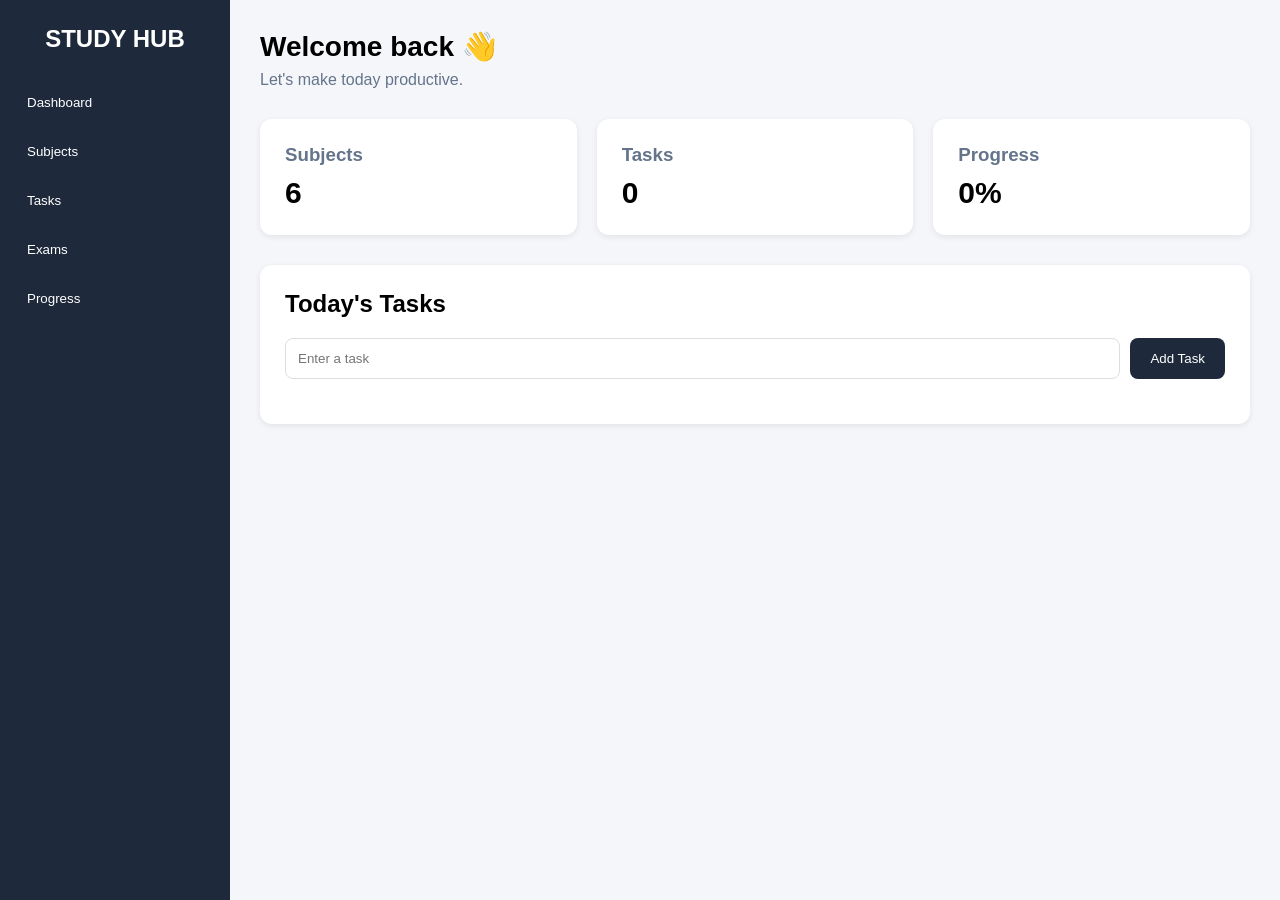
<file: index.html>
<!DOCTYPE html>
<html lang="en">

<head>
    <meta charset="UTF-8">
    <meta name="viewport" content="width=device-width, initial-scale=1.0">

    <title>Study Hub</title>

    <link rel="stylesheet" href="style.css">
</head>

<body>

    <div class="app">


        <aside class="sidebar">

            <h1>STUDY HUB</h1>

            <nav>
                <button>Dashboard</button>
                <button>Subjects</button>
                <button>Tasks</button>
                <button>Exams</button>
                <button>Progress</button>
            </nav>

        </aside>


     
        <main class="main">

            <header>
                <h2>Welcome back 👋</h2>
                <p>Let's make today productive.</p>
            </header>

            <section class="cards">

                <div class="card">
                    <h3>Subjects</h3>
                    <p>6</p>
                </div>

                <div class="card">
                    <h3>Tasks</h3>
                    <p id="taskCount">0</p>
                </div>

                <div class="card">
                    <h3>Progress</h3>
                    <p id="progress">0%</p>
                </div>

            </section>


          
            <section class="tasks">

                <h2>Today's Tasks</h2>


         
                <div class="add-task">

                    <input
                        type="text"
                        id="taskInput"
                        placeholder="Enter a task"
                    >

                    <button id="addTask">Add Task</button>

                </div>


              
                

            </section>

        </main>

    </div>


    <script src="script2.js"></script>

</body>

</html>
</file>
<file: style.css>
* {
    margin: 0;
    padding: 0;
    box-sizing: border-box;
}


body {
    font-family: Arial, sans-serif;
    background: #f5f6fa;
}


.app {
    display: flex;
    min-height: 100vh;
}



.sidebar {
    width: 230px;

    background: #1e293b;

    padding: 25px 15px;
}


.sidebar h1 {
    color: white;

    text-align: center;

    margin-bottom: 30px;
}


nav {
    display: flex;

    flex-direction: column;

    gap: 10px;
}


nav button {
    padding: 12px;

    border: none;

    background: transparent;

    color: white;

    text-align: left;

    border-radius: 8px;

    cursor: pointer;
}


nav button:hover {
    background: #334155;
}


.main {
    flex: 1;

    padding: 30px;
}


header h2 {
    font-size: 28px;

    margin-bottom: 8px;
}


header p {
    color: #64748b;
}




.cards {
    display: grid;

    grid-template-columns: repeat(3, 1fr);

    gap: 20px;

    margin-top: 30px;
}


.card {
    background: white;

    padding: 25px;

    border-radius: 12px;

    box-shadow: 0 2px 6px rgba(0, 0, 0, 0.08);
}


.card h3 {
    color: #64748b;

    margin-bottom: 10px;
}


.card p {
    font-size: 30px;

    font-weight: bold;
}



.tasks {
    background: white;

    margin-top: 30px;

    padding: 25px;

    border-radius: 12px;

    box-shadow: 0 2px 6px rgba(0, 0, 0, 0.08);
}


.tasks h2 {
    margin-bottom: 20px;
}




.add-task {
    display: flex;

    gap: 10px;

    margin-bottom: 20px;
}


.add-task input {
    flex: 1;

    padding: 12px;

    border: 1px solid #ddd;

    border-radius: 8px;

    outline: none;
}


.add-task input:focus {
    border-color: #1e293b;
}


.add-task button {
    padding: 12px 20px;

    border: none;

    border-radius: 8px;

    background: #1e293b;

    color: white;

    cursor: pointer;
}


.add-task button:hover {
    background: #334155;
}



.task {
    display: flex;

    align-items: center;

    gap: 10px;

    padding: 12px 15px;

    margin-bottom: 10px;

    background: #f8fafc;

    border-radius: 10px;

    border: 1px solid #e2e8f0;
}


.task:hover {
    background: #f1f5f9;
}



.delete {
    margin-left: auto;

    padding: 7px 12px;

    border: none;

    border-radius: 6px;

    background: #e2e8f0;

    cursor: pointer;
}


.delete:hover {
    background: #cbd5e1;
}
@media (max-width: 768px) {

    .app {
        flex-direction: column;
    }

    .sidebar {
        width: 100%;
    }

    .main {
        width: 100%;
        padding: 20px;
    }

    .cards {
        grid-template-columns: 1fr;
    }
}
</file>
